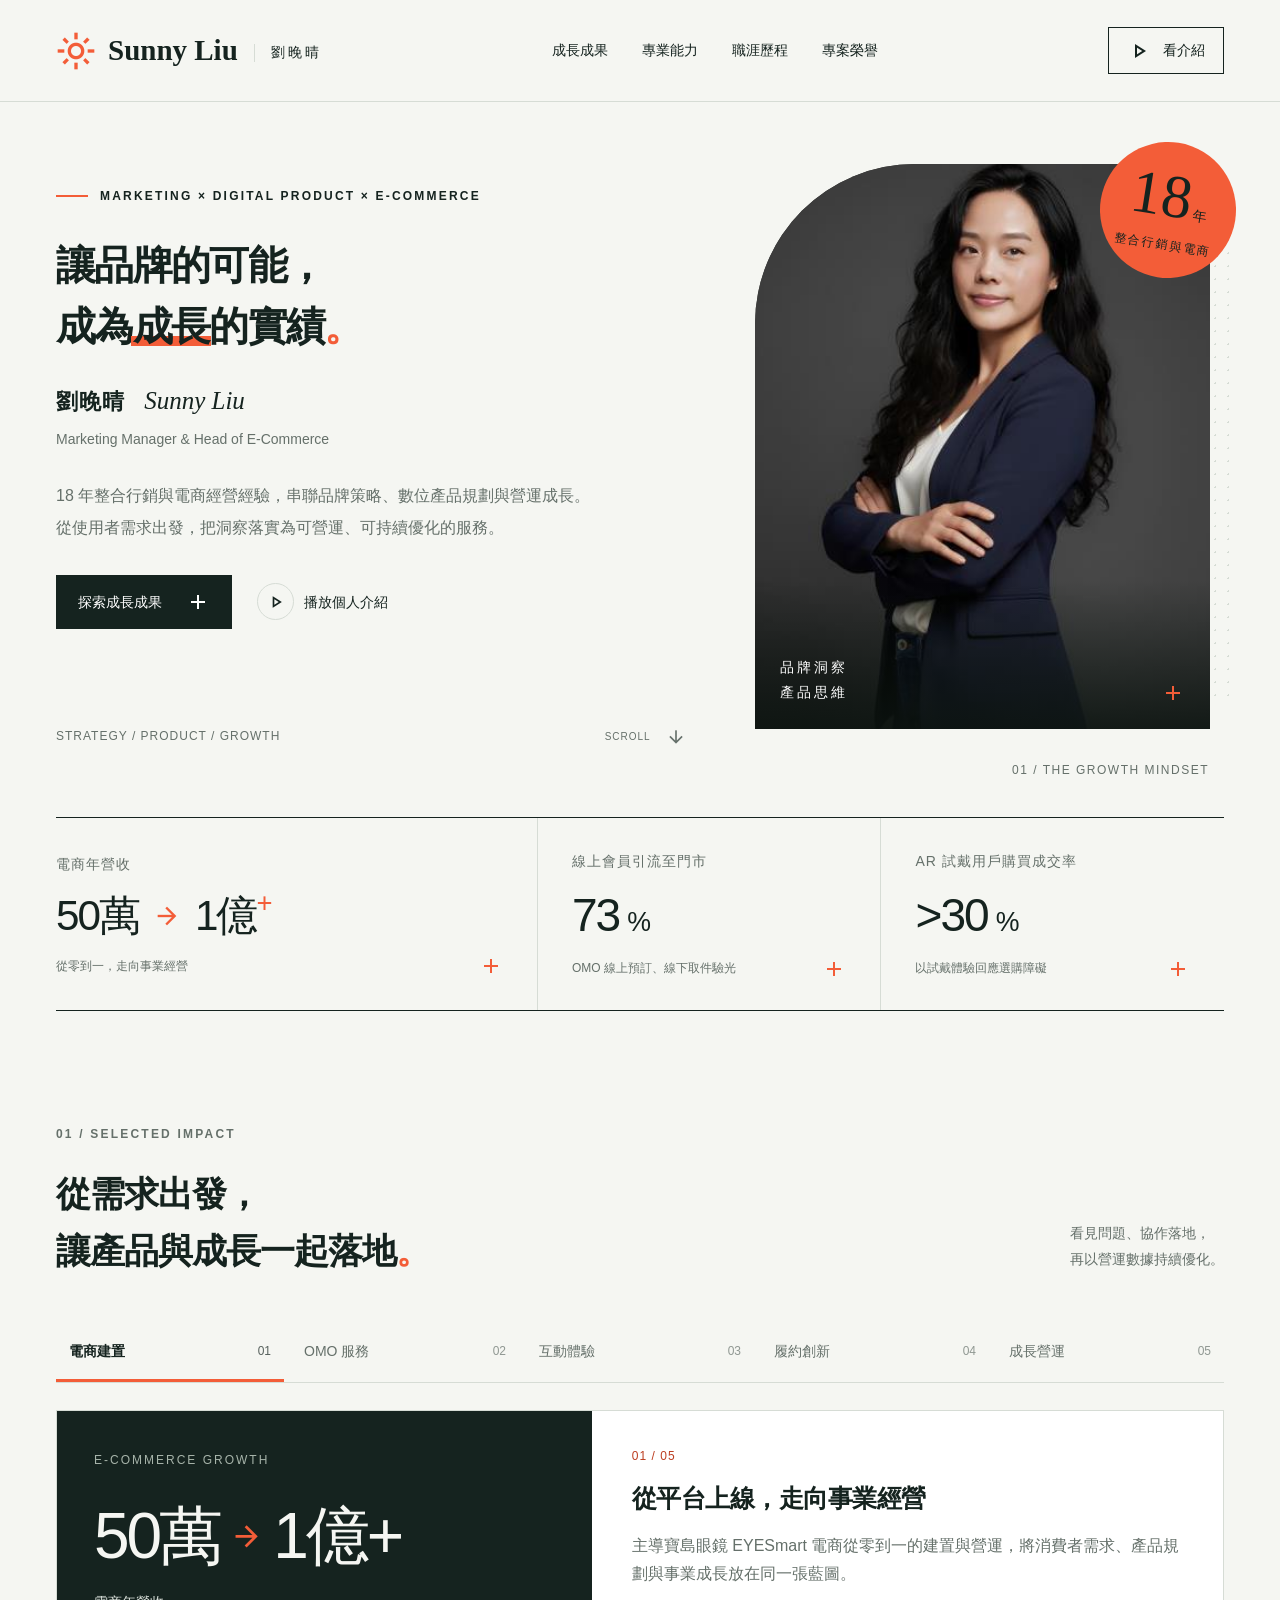
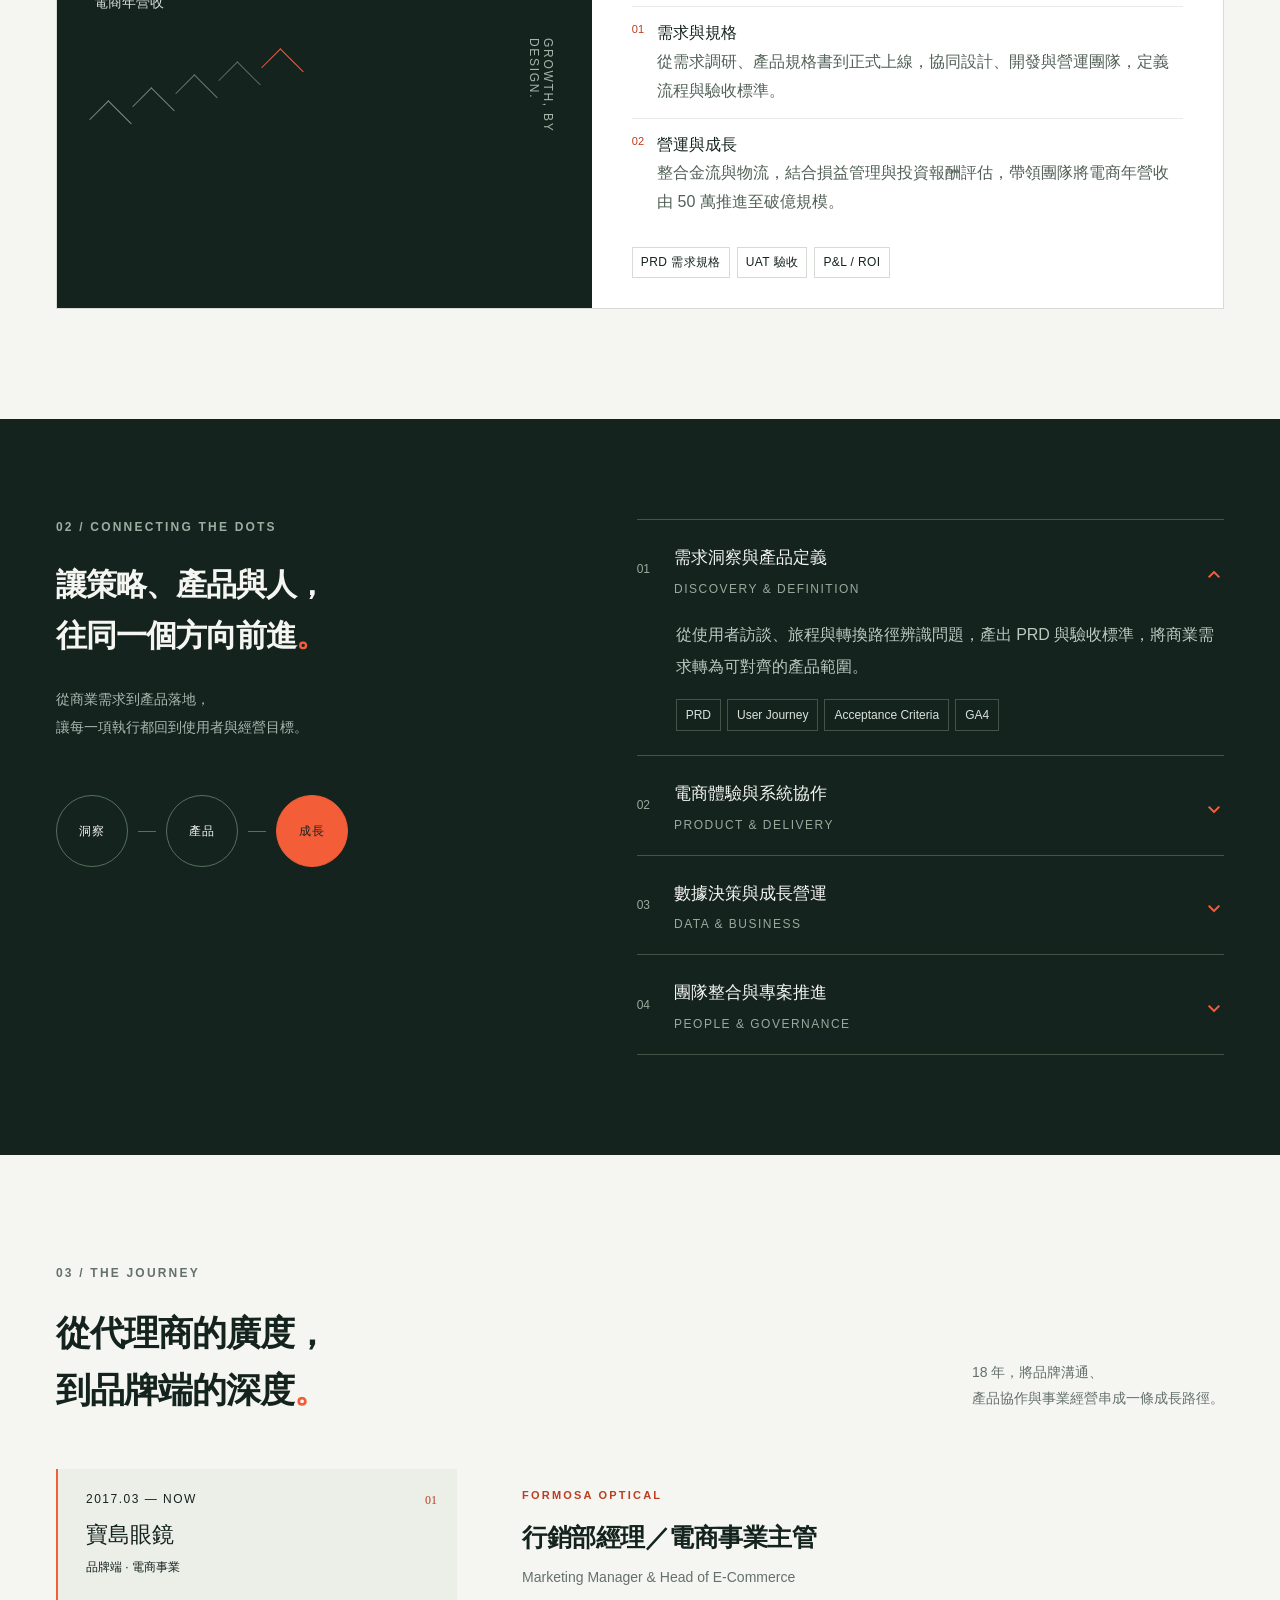
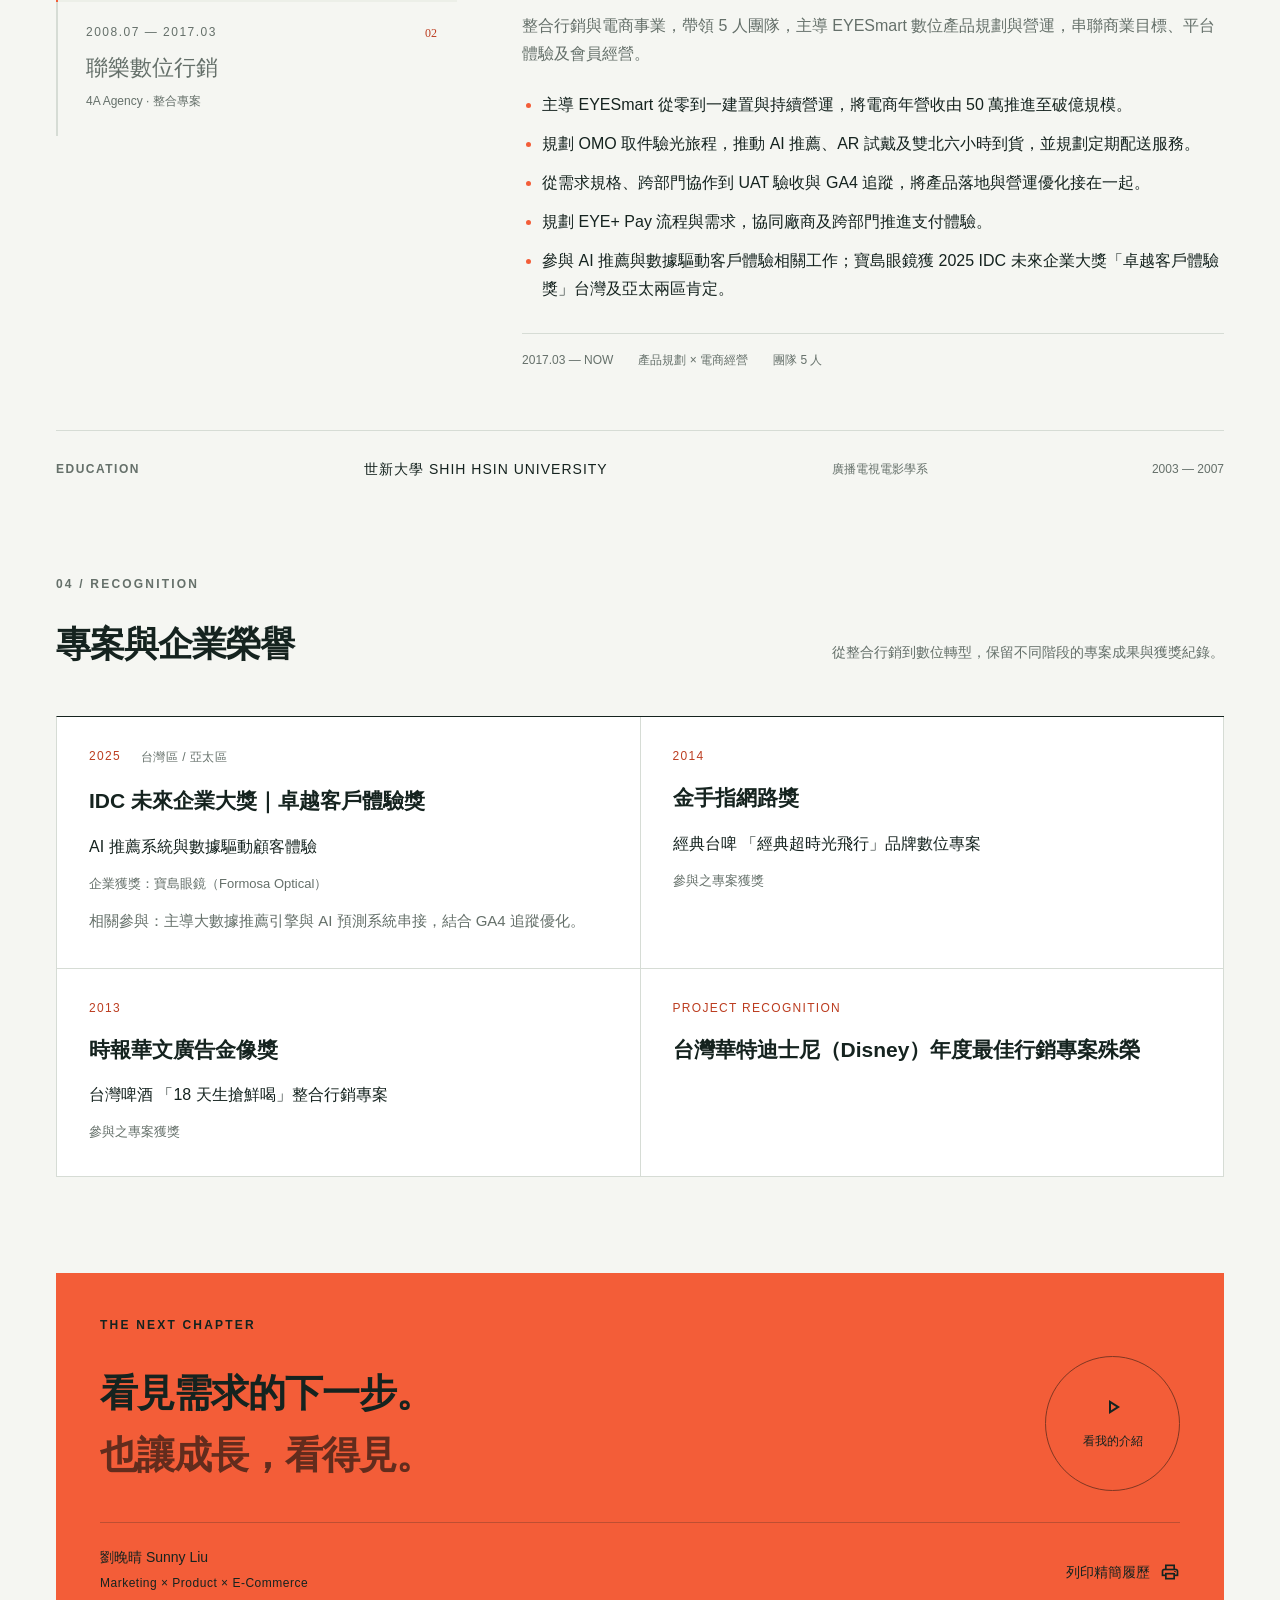
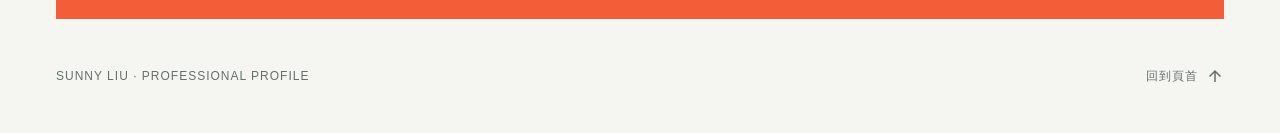
<file: index.html>
<!doctype html>
<html lang="zh-Hant">
<head>
  <meta charset="utf-8">
  <meta name="viewport" content="width=device-width,initial-scale=1">
  <meta name="theme-color" content="#15231F">
  <meta name="description" content="劉晚晴 Sunny Liu｜18 年整合行銷與電商經營經驗，從需求洞察、數位產品規劃到 OMO 營運，將品牌策略轉化為商業成長。">
  <title>劉晚晴 Sunny Liu｜行銷策略、產品思維與商業成長</title>
  <link rel="icon" type="image/svg+xml" href="data:image/svg+xml,%3Csvg xmlns='http://www.w3.org/2000/svg' viewBox='0 0 64 64'%3E%3Crect width='64' height='64' rx='16' fill='%2315231F'/%3E%3Ccircle cx='32' cy='32' r='14' fill='%23F35D38'/%3E%3Cpath d='M32 8v7M32 49v7M8 32h7M49 32h7' stroke='%23F5F6F2' stroke-width='3'/%3E%3C/svg%3E">
  <link rel="stylesheet" href="styles.css">
</head>
<body>
<a class="skip" href="#main">跳到主要內容</a>
<header class="site-header">
  <a class="brand" href="#top" aria-label="Sunny Liu，回到頁首"><span class="sun-mark mi" aria-hidden="true">light_mode</span><span>Sunny Liu<span class="brand-chinese">劉晚晴</span></span></a>
  <nav aria-label="主要導覽"><a href="#impact">成長成果</a><a href="#approach">專業能力</a><a href="#experience">職涯歷程</a><a href="#recognition">專案榮譽</a></nav>
  <button class="intro-trigger nav-play" type="button"><span class="play-symbol mi" aria-hidden="true">play_arrow</span><span>看介紹</span></button>
</header>
<main id="main">
  <section id="top" class="hero section-wrap">
    <div class="hero-copy">
      <div class="eyebrow"><span class="small-line"></span> MARKETING × DIGITAL PRODUCT × E-COMMERCE</div>
      <h1>讓品牌的可能，<br>成為<span class="accent-word">成長</span>的實績<span class="orange-period">。</span></h1>
      <p class="hero-role">劉晚晴 <span>Sunny Liu</span></p>
      <p class="role-detail">Marketing Manager &amp; Head of E-Commerce</p>
      <p class="hero-description">18 年整合行銷與電商經營經驗，串聯品牌策略、數位產品規劃與營運成長。<br>從使用者需求出發，把洞察落實為可營運、可持續優化的服務。</p>
      <div class="hero-actions"><a class="button button-dark" href="#impact">探索成長成果<span class="button-mark mi" aria-hidden="true">add</span></a><button class="intro-trigger text-button" type="button"><span class="round-play"><span class="play-symbol mi" aria-hidden="true">play_arrow</span></span>播放個人介紹</button></div>
      <div class="hero-foot"><span>STRATEGY / PRODUCT / GROWTH</span><span class="scroll-marker" aria-hidden="true">SCROLL <span class="mi" aria-hidden="true">arrow_downward</span></span></div>
    </div>
    <div class="hero-visual">
      <div class="portrait-grid" aria-hidden="true"></div>
      <div class="portrait-frame"><img src="assets/sunny-liu.jpg" alt="劉晚晴 Sunny Liu 的個人形象照" width="411" height="720" fetchpriority="high"><div class="portrait-caption"><span>品牌洞察<br>產品思維</span><span class="caption-cross mi" aria-hidden="true">add</span></div></div>
      <div class="years-stamp"><strong>18<span>年</span></strong><span>整合行銷與電商</span></div>
      <div class="portrait-index" aria-hidden="true">01 / THE GROWTH MINDSET</div>
    </div>
  </section>
  <section class="metric-strip section-wrap" aria-label="代表成果，點選查看詳情">
    <button type="button" class="metric-summary" data-case-link="commerce"><span class="metric-label">電商年營收</span><strong><span>50萬</span><span class="metric-to mi" aria-hidden="true">arrow_forward</span><span class="sr-only">成長至</span><span>1億<span class="plus">+</span></span></strong><span class="metric-caption">從零到一，走向事業經營 <span class="mi" aria-hidden="true">add</span></span></button>
    <button type="button" class="metric-summary" data-case-link="omo"><span class="metric-label">線上會員引流至門市</span><strong>73<span class="metric-unit">%</span></strong><span class="metric-caption">OMO 線上預訂、線下取件驗光 <span class="mi" aria-hidden="true">add</span></span></button>
    <button type="button" class="metric-summary" data-case-link="experience"><span class="metric-label">AR 試戴用戶購買成交率</span><strong>&gt;30<span class="metric-unit">%</span></strong><span class="metric-caption">以試戴體驗回應選購障礙 <span class="mi" aria-hidden="true">add</span></span></button>
  </section>
  <section id="impact" class="impact-section section-wrap">
    <div class="section-heading"><div><span class="section-kicker">01 / SELECTED IMPACT</span><h2>從需求出發，<br>讓產品與成長一起落地<span class="orange-period">。</span></h2></div><p>看見問題、協作落地，<br>再以營運數據持續優化。</p></div>
    <div class="case-tabs" role="tablist" aria-label="選擇成長成果">
      <button type="button" id="tab-commerce" class="case-tab active" role="tab" aria-controls="case-panel" aria-selected="true" data-case="commerce">電商建置<span>01</span></button>
      <button type="button" id="tab-omo" class="case-tab" role="tab" aria-controls="case-panel" aria-selected="false" tabindex="-1" data-case="omo">OMO 服務<span>02</span></button>
      <button type="button" id="tab-experience" class="case-tab" role="tab" aria-controls="case-panel" aria-selected="false" tabindex="-1" data-case="experience">互動體驗<span>03</span></button>
      <button type="button" id="tab-service" class="case-tab" role="tab" aria-controls="case-panel" aria-selected="false" tabindex="-1" data-case="service">履約創新<span>04</span></button>
      <button type="button" id="tab-growth" class="case-tab" role="tab" aria-controls="case-panel" aria-selected="false" tabindex="-1" data-case="growth">成長營運<span>05</span></button>
    </div>
    <article class="case-panel" id="case-panel" role="tabpanel" aria-labelledby="tab-commerce" tabindex="0">
      <div class="case-score"><span class="case-sector" id="case-sector">E-COMMERCE GROWTH</span><div class="score-value" id="case-value">50萬<span class="mi metric-direction" aria-hidden="true">arrow_forward</span><span class="sr-only">成長至</span>1億+</div><p id="case-unit">電商年營收</p><div id="case-supporting" class="case-supporting" hidden></div><div class="signal-graphic" aria-hidden="true"><span></span><span></span><span></span><span></span><span></span><i>GROWTH, BY DESIGN.</i></div></div>
      <div class="case-content"><span id="case-number" class="case-number">01 / 05</span><h3 id="case-title">從平台上線，走向事業經營</h3><p id="case-description">主導寶島眼鏡 EYESmart 電商從零到一的建置與營運，將消費者需求、產品規劃與事業成長放在同一張藍圖。</p><div class="case-steps" id="case-steps"></div><div class="case-tags" id="case-tags"></div></div>
    </article>
  </section>
  <section id="approach" class="approach-section">
    <div class="section-wrap approach-layout">
      <div class="approach-intro"><span class="section-kicker">02 / CONNECTING THE DOTS</span><h2>讓策略、產品與人，<br>往同一個方向前進<span class="orange-period">。</span></h2><p>從商業需求到產品落地，<br>讓每一項執行都回到使用者與經營目標。</p><div class="connection-symbol" aria-hidden="true"><span>洞察</span><i></i><span>產品</span><i></i><span>成長</span></div></div>
      <div class="capability-list">
        <details open><summary><span class="cap-index">01</span><span>需求洞察與產品定義<small>DISCOVERY &amp; DEFINITION</small></span><span class="detail-symbol" aria-hidden="true"><span class="mi">expand_more</span></span></summary><div class="capability-body"><p>從使用者訪談、旅程與轉換路徑辨識問題，產出 PRD 與驗收標準，將商業需求轉為可對齊的產品範圍。</p><div class="skill-pills"><span>PRD</span><span>User Journey</span><span>Acceptance Criteria</span><span>GA4</span></div></div></details>
        <details><summary><span class="cap-index">02</span><span>電商體驗與系統協作<small>PRODUCT &amp; DELIVERY</small></span><span class="detail-symbol" aria-hidden="true"><span class="mi">expand_more</span></span></summary><div class="capability-body"><p>協同 UI/UX、前後端與 SA 團隊，統籌金物流 API、AI 推薦與 AR 試戴的導入；從線框討論到 UAT 驗收，推進產品落地。</p><div class="skill-pills"><span>UI/UX 協作</span><span>金物流 API</span><span>AI / AR 導入</span><span>UAT</span></div></div></details>
        <details><summary><span class="cap-index">03</span><span>數據決策與成長營運<small>DATA &amp; BUSINESS</small></span><span class="detail-symbol" aria-hidden="true"><span class="mi">expand_more</span></span></summary><div class="capability-body"><p>串聯 GA4、CRM 與營運資料，透過 A/B 測試、會員分群與再行銷持續優化，並以 P&amp;L、ROI 與 LTV 評估商業成果。</p><div class="skill-pills"><span>GA4</span><span>CRM / A/B Testing</span><span>P&amp;L / ROI</span><span>LTV</span></div></div></details>
        <details><summary><span class="cap-index">04</span><span>團隊整合與專案推進<small>PEOPLE &amp; GOVERNANCE</small></span><span class="detail-symbol" aria-hidden="true"><span class="mi">expand_more</span></span></summary><div class="capability-body"><p>帶領 5 人團隊，協調設計、開發與營運需求，排定優先級與里程碑；配合開發團隊以 Jira 追蹤任務，並運用 Notion、Trello 對齊資訊。</p><div class="skill-pills"><span>跨部門協作</span><span>MoSCoW</span><span>Jira / Notion / Trello</span><span>里程碑管理</span></div></div></details>
      </div>
    </div>
  </section>
  <section id="experience" class="experience-section section-wrap">
    <div class="section-heading"><div><span class="section-kicker">03 / THE JOURNEY</span><h2>從代理商的廣度，<br>到品牌端的深度<span class="orange-period">。</span></h2></div><p>18 年，將品牌溝通、<br>產品協作與事業經營串成一條成長路徑。</p></div>
    <div class="career-layout"><div class="career-tabs" role="tablist" aria-label="選擇工作經歷" aria-orientation="vertical"><button type="button" id="career-tab-brand" class="career-tab active" role="tab" aria-controls="career-panel" aria-selected="true" data-career="brand"><span class="career-year">2017.03 — NOW</span><strong>寶島眼鏡</strong><span>品牌端 · 電商事業</span><i aria-hidden="true">01</i></button><button type="button" id="career-tab-agency" class="career-tab" role="tab" aria-controls="career-panel" aria-selected="false" tabindex="-1" data-career="agency"><span class="career-year">2008.07 — 2017.03</span><strong>聯樂數位行銷</strong><span>4A Agency · 整合專案</span><i aria-hidden="true">02</i></button></div><article id="career-panel" class="career-panel" role="tabpanel" tabindex="0" aria-labelledby="career-tab-brand"><span id="career-company" class="section-kicker">FORMOSA OPTICAL</span><h3 id="career-title">行銷部經理／電商事業主管</h3><p id="career-english" class="career-english">Marketing Manager &amp; Head of E-Commerce</p><p id="career-description"></p><ul id="career-points"></ul><div class="career-bottom" id="career-bottom"></div></article></div>
    <div class="education-row"><span class="section-kicker">EDUCATION</span><strong>世新大學 <span lang="en">SHIH HSIN UNIVERSITY</span></strong><span>廣播電視電影學系</span><span>2003 — 2007</span></div>
  </section>
  <section id="recognition" class="recognition-section section-wrap" aria-labelledby="recognition-title">
    <div class="section-heading"><div><span class="section-kicker">04 / RECOGNITION</span><h2 id="recognition-title">專案與企業榮譽</h2></div><p>從整合行銷到數位轉型，保留不同階段的專案成果與獲獎紀錄。</p></div>
    <div class="recognition-grid">
      <article class="award-card" data-award="idc-2025"><div class="award-meta">2025 <span>台灣區 / 亞太區</span></div><h3>IDC 未來企業大獎｜卓越客戶體驗獎</h3><p class="award-project">AI 推薦系統與數據驅動顧客體驗</p><p class="award-scope">企業獲獎：寶島眼鏡（Formosa Optical）</p><p class="award-role">相關參與：主導大數據推薦引擎與 AI 預測系統串接，結合 GA4 追蹤優化。</p></article>
      <article class="award-card" data-award="goldfinger-2014"><div class="award-meta">2014</div><h3>金手指網路獎</h3><p class="award-project">經典台啤 「經典超時光飛行」品牌數位專案</p><p class="award-scope">參與之專案獲獎</p></article>
      <article class="award-card" data-award="times-2013"><div class="award-meta">2013</div><h3>時報華文廣告金像獎</h3><p class="award-project">台灣啤酒 「18 天生搶鮮喝」整合行銷專案</p><p class="award-scope">參與之專案獲獎</p></article>
      <article class="award-card" data-award="disney-year-unspecified"><div class="award-meta">PROJECT RECOGNITION</div><h3>台灣華特迪士尼（Disney）年度最佳行銷專案殊榮</h3></article>
    </div>
  </section>
  <section class="closing-section section-wrap"><span class="section-kicker">THE NEXT CHAPTER</span><div class="closing-heading"><h2>看見需求的下一步。<br><span>也讓成長，看得見。</span></h2><button class="intro-trigger closing-play" type="button" aria-label="播放 Sunny Liu 個人介紹"><span class="play-symbol mi" aria-hidden="true">play_arrow</span><span>看我的介紹</span></button></div><div class="closing-bottom"><span>劉晚晴 Sunny Liu<br><small>Marketing × Product × E-Commerce</small></span><button id="print-resume" class="text-button print-button" type="button">列印精簡履歷 <span class="mi" aria-hidden="true">print</span></button></div></section>
</main>
<footer class="site-footer section-wrap"><span>SUNNY LIU · PROFESSIONAL PROFILE</span><a href="#top">回到頁首 <span class="mi" aria-hidden="true">arrow_upward</span></a></footer>
<dialog id="intro-dialog" aria-labelledby="intro-title"><div class="dialog-bar"><h2 id="intro-title">Sunny Liu · 個人介紹</h2><a href="intro/index.html" target="_blank" rel="noopener">全頁觀看與文字稿</a><button id="close-intro" type="button" aria-label="關閉個人介紹"><span class="mi" aria-hidden="true">close</span></button></div><iframe id="intro-frame" title="Sunny Liu SVG 個人介紹動畫" data-src="intro/index.html?embed=1" allow="fullscreen" allowfullscreen loading="lazy"></iframe></dialog>
<section class="print-only" aria-label="精簡履歷"><h1>劉晚晴 Sunny Liu</h1><p>行銷部經理／電商事業主管 · 18 年整合行銷與電商經營經驗</p><h2>代表成果</h2><ul><li>電商年營收由 50 萬成長至 1 億以上</li><li>73% 線上會員引流至門市；AR 試戴用戶購買成交率超過 30%</li><li>推動雙北六小時到貨，並規劃定期配送、週期扣款與延後／跳過配送體驗</li><li>CPA 降低 25%；雙 11、618 大檔期業績 YoY 成長 20% 以上</li><li>PRD、使用者旅程、跨部門設計開發協作、UAT、GA4／A/B 測試、P&amp;L／ROI</li></ul><h2>工作經歷</h2><p><strong>2017.03 — NOW 寶島眼鏡</strong><br>行銷部經理／電商事業主管</p><p><strong>2008.07 — 2017.03 聯樂數位行銷</strong><br>副業務總監／資深整合專案經理</p><h2>專業能力</h2><p>需求洞察與產品定義、電商體驗與系統協作、數據決策與成長營運、團隊整合與專案推進</p><h2>專案與企業榮譽</h2><ul class="print-awards"><li data-award="idc-2025">2025 IDC 未來企業大獎「卓越客戶體驗獎」｜台灣區、亞太區｜寶島眼鏡企業獲獎。相關參與：主導大數據推薦引擎與 AI 預測系統串接，結合 GA4 追蹤優化。</li><li data-award="goldfinger-2014">2014 金手指網路獎｜經典台啤「經典超時光飛行」品牌數位專案。</li><li data-award="times-2013">2013 時報華文廣告金像獎｜台灣啤酒「18 天生搶鮮喝」整合行銷專案。</li><li data-award="disney-year-unspecified">台灣華特迪士尼（Disney）年度最佳行銷專案殊榮</li></ul><h2>學歷</h2><p>2003 — 2007 世新大學 SHIH HSIN UNIVERSITY · 廣播電視電影學系</p></section>
<script src="script.js"></script>
</body>
</html>
</file>
<file: styles.css>
:root{--ink:#15231f;--paper:#f5f6f2;--accent:#f35d38;--muted:#65706a;--line:#d6dcd5;--white:#fff;--sans:"Noto Sans CJK TC","PingFang TC","Microsoft JhengHei",sans-serif;--serif:Georgia,"Times New Roman",serif}*{box-sizing:border-box}html{scroll-behavior:smooth;scroll-padding-top:95px}body{margin:0;background:var(--paper);color:var(--ink);font-family:var(--sans);font-size:16px;line-height:1.75;-webkit-font-smoothing:antialiased}button,a,summary{-webkit-tap-highlight-color:transparent}button,input,select{font:inherit}button,a{touch-action:manipulation}button{cursor:pointer}a{color:inherit;text-decoration:none}button{color:inherit}button:focus-visible,a:focus-visible,summary:focus-visible,[tabindex]:focus-visible{outline:3px solid var(--accent);outline-offset:5px}::selection{background:var(--accent);color:var(--white)}.section-wrap{width:min(1320px,calc(100% - 112px));margin-inline:auto}.site-header{height:102px;display:flex;align-items:center;justify-content:space-between;gap:25px;padding:0 56px;border-bottom:1px solid var(--line);background:rgba(245,246,242,.97);position:relative;z-index:10}.brand{display:flex;align-items:center;gap:12px;font-family:var(--serif);font-size:29px;font-weight:700;line-height:1.15}.sun-mark{font-family:Arial,sans-serif;color:var(--accent);font-size:40px;font-weight:400;line-height:1}.brand-chinese{font:12px var(--sans);display:inline-block;border-left:1px solid var(--line);margin-left:16px;padding-left:16px;letter-spacing:3px;vertical-align:middle}.site-header nav{display:flex;gap:34px;font-size:14px;font-weight:500}.site-header nav a{position:relative}.site-header nav a:after{content:"";position:absolute;bottom:-8px;left:0;width:100%;height:2px;background:var(--accent);transform:scaleX(0);transform-origin:left;transition:transform .2s}.site-header nav a:hover:after{transform:scaleX(1)}.nav-play{display:flex;align-items:center;gap:12px;border:1px solid var(--ink);background:transparent;padding:10px 18px;font-size:14px;min-height:46px}.play-symbol{width:0;height:0;border-top:6px solid transparent;border-bottom:6px solid transparent;border-left:9px solid currentColor;display:inline-block}.skip{position:absolute;left:10px;top:0;padding:12px;background:var(--ink);color:white;transform:translateY(-120%);z-index:100}.skip:focus{transform:translateY(0)}.hero{display:grid;grid-template-columns:1.3fr 1fr;gap:54px;padding-top:62px;padding-bottom:52px;min-height:697px}.hero-copy{display:flex;flex-direction:column;padding-top:24px}.eyebrow,.section-kicker{font-family:Arial,var(--sans);font-size:12px;font-weight:600;letter-spacing:2.2px;line-height:1.4;display:block}.eyebrow{display:flex;align-items:center;gap:12px}.small-line{width:32px;height:2px;background:var(--accent)}h1,h2,h3,p{margin:0}.hero h1{font-size:clamp(32px,3.1vw,51px);font-weight:700;line-height:1.55;letter-spacing:-1.7px;margin-top:30px;position:relative;white-space:nowrap}.accent-word{position:relative;z-index:1}.accent-word:after{content:"";position:absolute;bottom:2px;left:-2px;right:-2px;height:10px;background:var(--accent);z-index:-1}.orange-period{color:var(--accent)}.hero-role{font-size:22px;font-weight:600;letter-spacing:1px;margin-top:25px}.hero-role span{font:italic 25px var(--serif);letter-spacing:0;margin-left:12px}.role-detail{font-family:Arial,sans-serif;font-size:14px;color:var(--muted);margin-top:6px}.hero-description{font-size:15px;line-height:2;color:var(--muted);margin-top:28px}.hero-actions{display:flex;align-items:center;gap:25px;margin-top:31px}.button{min-height:54px;padding:14px 22px;display:inline-flex;align-items:center;justify-content:space-between;gap:24px;font-size:14px}.button-dark{background:var(--ink);color:white;transition:background .2s}.button-dark:hover{background:#30483f}.button-mark{font-size:24px;line-height:1;font-weight:300}.text-button{background:none;border:0;display:inline-flex;align-items:center;gap:10px;font-size:14px;padding:8px 0;min-height:44px}.round-play{border:1px solid var(--line);width:37px;height:37px;border-radius:50%;display:flex;align-items:center;justify-content:center;transition:background .2s}.round-play .play-symbol{border-top-width:4px;border-bottom-width:4px;border-left-width:7px;margin-left:2px}.text-button:hover .round-play{background:var(--accent);border-color:var(--accent)}.hero-foot{display:flex;justify-content:space-between;align-items:center;gap:12px;margin-top:auto;padding-top:43px;color:var(--muted);font-family:Arial,sans-serif;font-size:10px;letter-spacing:1.7px}.scroll-marker{display:flex;align-items:center;gap:15px}.scroll-marker span{font-size:20px}.hero-visual{position:relative;display:flex;align-items:stretch;justify-content:center;padding:0 14px 0 15px;min-width:0}.portrait-frame{position:relative;width:100%;height:565px;background:#30322f;border-top-left-radius:160px;overflow:hidden;z-index:1}.portrait-frame img{height:100%;width:100%;display:block;object-fit:cover;object-position:center 28%}.portrait-caption{position:absolute;bottom:0;left:0;right:0;color:white;background:linear-gradient(transparent,rgba(12,20,16,.85));display:flex;justify-content:space-between;align-items:flex-end;padding:75px 25px 24px;font-size:14px;line-height:1.8;letter-spacing:3px}.caption-cross{font-size:34px;line-height:1;font-weight:100;letter-spacing:0;color:var(--accent)}.portrait-grid{position:absolute;right:-10px;top:31px;bottom:48px;width:40%;background-image:radial-gradient(var(--line) 1px,transparent 1px);background-size:13px 13px}.years-stamp{position:absolute;z-index:2;right:-12px;top:-22px;width:136px;height:136px;background:var(--accent);color:var(--ink);display:flex;flex-direction:column;justify-content:center;align-items:center;border-radius:50%;transform:rotate(9deg)}.years-stamp strong{font:normal 61px/1 var(--serif)}.years-stamp strong span{font:14px var(--sans);margin-left:3px}.years-stamp>span{font-size:12px;letter-spacing:2px;margin-top:9px}.portrait-index{position:absolute;bottom:-30px;right:15px;font:10px Arial,sans-serif;letter-spacing:1.5px;color:var(--muted)}.metric-strip{display:grid;grid-template-columns:1.4fr 1fr 1fr;border-top:1px solid var(--ink);border-bottom:1px solid var(--ink);margin-top:18px}.metric-summary{position:relative;text-align:left;border:0;background:transparent;padding:29px 34px;transition:background .2s}.metric-summary:first-child{padding-left:0}.metric-summary+.metric-summary{border-left:1px solid var(--line)}.metric-summary:hover{background:#ecefe8}.metric-label{font-size:13px;color:var(--muted);letter-spacing:1px}.metric-summary strong{display:flex;align-items:baseline;gap:8px;font:500 clamp(34px,3.6vw,58px)/1.3 Arial,var(--sans);letter-spacing:-2px;margin:11px 0}.metric-summary:first-child strong{font-size:clamp(30px,3.3vw,51px)}.metric-to{font-weight:300;font-size:28px;color:var(--accent);margin:0 6px}.plus{font-size:.65em;color:var(--accent);vertical-align:top;line-height:1}.metric-unit{font-size:.58em;letter-spacing:-1px}.metric-caption{font-size:12px;display:flex;align-items:center;justify-content:space-between;gap:12px;color:var(--muted)}.metric-caption>span{color:var(--accent);font-size:24px;line-height:1}.impact-section{padding-top:115px;padding-bottom:110px}.section-heading{display:flex;justify-content:space-between;gap:35px;align-items:flex-end;margin-bottom:43px}.section-kicker{color:var(--muted);margin-bottom:23px}.section-heading h2,.approach-intro h2{font-size:clamp(28px,2.7vw,40px);letter-spacing:-1px;line-height:1.65;font-weight:600}.section-heading>p{font-size:14px;line-height:1.9;color:var(--muted);padding-bottom:7px}.case-tabs{display:flex;border-bottom:1px solid var(--line);margin-bottom:27px;gap:7px}.case-tab{flex:1;background:transparent;border:0;border-bottom:3px solid transparent;padding:16px 13px;display:flex;justify-content:space-between;gap:5px;font-size:14px;color:var(--muted);transition:color .2s,border .2s}.case-tab span{font:11px Arial,sans-serif;padding-top:5px;opacity:.7}.case-tab:hover{color:var(--ink);background:#ecefe8}.case-tab.active{color:var(--ink);border-color:var(--accent);font-weight:700}.case-panel{display:grid;grid-template-columns:1fr 1.18fr;min-height:430px;background:var(--white);border:1px solid var(--line)}.case-score{background:var(--ink);color:var(--paper);padding:42px 37px 25px;display:flex;flex-direction:column;position:relative;overflow:hidden}.case-sector{font:11px Arial,sans-serif;letter-spacing:2px;color:#a7b4aa}.score-value{font:500 clamp(40px,5vw,75px)/1.15 Arial,var(--sans);letter-spacing:-3px;display:flex;align-items:center;gap:10px;white-space:nowrap;margin-top:33px}.score-value span{font-size:.52em;color:var(--accent);font-weight:300}.case-score>p{color:#d8ded8;font-size:14px;margin-top:16px}.signal-graphic{display:flex;align-items:flex-end;gap:10px;height:115px;position:relative;margin-top:24px;margin-bottom:15px;padding-bottom:18px}.signal-graphic span{border-top:1px solid #789285;border-left:1px solid #789285;width:33px;height:27px;transform:rotate(45deg);position:relative;margin-bottom:0}.signal-graphic span:nth-child(2){margin-bottom:13px;opacity:.9}.signal-graphic span:nth-child(3){margin-bottom:26px;opacity:.8}.signal-graphic span:nth-child(4){margin-bottom:39px;opacity:.7}.signal-graphic span:nth-child(5){margin-bottom:52px;border-color:var(--accent)}.signal-graphic i{font:10px Arial,sans-serif;letter-spacing:1.7px;color:#a7b4aa;position:absolute;right:0;bottom:13px;writing-mode:vertical-rl}.score-footnote{font-size:10px;color:#a7b4aa;letter-spacing:.4px;margin-top:auto}.case-content{padding:38px 40px 30px;display:flex;flex-direction:column}.case-number{color:var(--accent);font:12px Arial,sans-serif;letter-spacing:1px}.case-content h3{font-size:25px;font-weight:600;line-height:1.6;margin-top:15px;letter-spacing:-.5px}.case-content>p{font-size:14px;color:var(--muted);margin-top:14px}.case-steps{margin-top:22px}.case-step{display:flex;gap:13px;padding:12px 0;border-top:1px solid #e9ece6;font-size:13px;color:#536158;line-height:1.8}.case-step>span{font:11px Arial,sans-serif;color:var(--accent);padding-top:4px}.case-step strong{display:block;color:var(--ink);font-weight:500}.case-tags{display:flex;flex-wrap:wrap;gap:7px;margin-top:auto;padding-top:18px}.case-tags span{font-size:10px;border:1px solid var(--line);padding:4px 8px;letter-spacing:.4px}.data-note{font-size:11px;color:var(--muted);margin-top:14px;line-height:1.8}.approach-section{background:var(--ink);color:var(--paper);padding:100px 0}.approach-layout{display:grid;grid-template-columns:1fr 1.15fr;gap:70px}.approach-intro .section-kicker{color:#9aafa2}.approach-intro h2{font-size:31px}.approach-intro>p{font-size:14px;line-height:2;color:#aab9af;margin-top:24px}.connection-symbol{display:flex;align-items:center;gap:10px;margin-top:54px}.connection-symbol span{width:72px;height:72px;display:flex;align-items:center;justify-content:center;font-size:12px;letter-spacing:1px;border:1px solid #53715d;border-radius:50%}.connection-symbol span:last-child{color:var(--ink);background:var(--accent);border-color:var(--accent)}.connection-symbol i{width:18px;height:1px;background:#53715d}.capability-list details{border-top:1px solid #435449}.capability-list details:last-child{border-bottom:1px solid #435449}.capability-list summary{list-style:none;cursor:pointer;display:flex;align-items:center;gap:16px;padding:23px 0;font-size:17px;font-weight:500}.capability-list summary::-webkit-details-marker{display:none}.cap-index{font:12px Arial,sans-serif;color:#99aa9d;padding-right:8px}.capability-list small{display:block;font:10px Arial,sans-serif;color:#99aa9d;letter-spacing:1.5px;margin-top:9px}.detail-symbol{margin-left:auto;position:relative;width:22px;height:22px;flex-shrink:0}.detail-symbol:before,.detail-symbol:after{content:"";background:var(--accent);position:absolute;left:4px;right:4px;top:10px;height:1px}.detail-symbol:after{transform:rotate(90deg);transition:transform .2s}details[open] .detail-symbol:after{transform:rotate(0)}.capability-body{padding:0 8px 24px 39px;font-size:14px;color:#bbc9bf;line-height:2}.skill-pills{display:flex;gap:6px;flex-wrap:wrap;margin-top:16px}.skill-pills span{font-size:11px;border:1px solid #435449;padding:3px 9px;color:#d9e2da}.experience-section{padding-top:110px;padding-bottom:96px}.career-layout{display:grid;grid-template-columns:.8fr 1.4fr;gap:65px;margin-top:50px}.career-tabs{display:flex;flex-direction:column}.career-tab{position:relative;display:flex;flex-direction:column;align-items:flex-start;text-align:left;padding:23px 28px 24px;background:transparent;border:0;border-left:2px solid var(--line);color:var(--muted)}.career-tab.active{border-left-color:var(--accent);background:#ecefe8;color:var(--ink)}.career-year{font:12px Arial,sans-serif;letter-spacing:1.5px}.career-tab strong{font-size:22px;font-weight:500;margin-top:10px}.career-tab>span:last-of-type{font-size:12px;margin-top:3px}.career-tab i{position:absolute;right:20px;top:24px;font:13px var(--serif);color:var(--accent)}.career-panel{padding-top:19px}.career-panel .section-kicker{font-size:11px;margin-bottom:13px;color:var(--accent)}.career-panel h3{font-size:25px;font-weight:600;letter-spacing:-.5px}.career-english{font:13px/1.6 Arial,sans-serif;color:var(--muted);margin-top:6px}.career-panel>p:not(.career-english){margin-top:24px;font-size:14px;color:var(--muted)}.career-panel ul{padding-left:20px;font-size:14px;margin:18px 0 0}.career-panel li{padding:5px 0;line-height:1.8}.career-panel li::marker{color:var(--accent)}.career-bottom{border-top:1px solid var(--line);margin-top:24px;padding-top:16px;color:var(--muted);display:flex;gap:25px;font-size:11px}.education-row{display:flex;align-items:center;justify-content:space-between;gap:24px;border-top:1px solid var(--line);margin-top:59px;padding-top:28px;font-size:12px;color:var(--muted)}.education-row .section-kicker{font-size:10px;margin:0;letter-spacing:1.5px}.education-row strong{font:500 14px Arial,sans-serif;letter-spacing:1px;color:var(--ink)}.closing-section{background:var(--accent);padding:44px 44px 25px}.closing-section>.section-kicker{color:#52251a;font-size:11px;margin-bottom:22px}.closing-heading{display:flex;align-items:center;justify-content:space-between;gap:30px}.closing-heading h2{font-size:clamp(27px,3vw,44px);font-weight:600;letter-spacing:-1px;line-height:1.6}.closing-heading h2>span{color:#622c1d}.closing-play{border:1px solid #803722;background:transparent;border-radius:50%;width:135px;height:135px;display:flex;align-items:center;justify-content:center;flex-direction:column;gap:12px;flex-shrink:0;font-size:12px}.closing-play:hover{background:var(--ink);color:var(--paper);border-color:var(--ink)}.closing-bottom{display:flex;justify-content:space-between;align-items:flex-end;gap:30px;margin-top:31px;padding-top:22px;border-top:1px solid rgba(21,35,31,.24);font-size:14px}.closing-bottom small{font:11px Arial,sans-serif;color:#642e20;letter-spacing:.5px}.print-button{font-size:12px}.print-button span{font-size:22px;font-family:Arial,sans-serif}.site-footer{display:flex;align-items:center;justify-content:space-between;gap:15px;padding-top:35px;padding-bottom:35px;font:10px Arial,var(--sans);letter-spacing:1px;color:var(--muted)}.site-footer a{font-family:var(--sans);font-size:12px;min-height:44px;display:flex;align-items:center}dialog{background:var(--ink);color:var(--paper);border:1px solid #435449;padding:0;width:min(1120px,calc(100% - 36px));max-height:94dvh;overflow:hidden}dialog::backdrop{background:rgba(8,16,12,.85);backdrop-filter:blur(7px)}.dialog-bar{display:flex;align-items:center;justify-content:space-between;padding:12px 18px;border-bottom:1px solid #435449}.dialog-bar h2{font-size:14px;font-weight:400;letter-spacing:.5px}.dialog-bar button{border:0;background:transparent;color:var(--paper);font-size:20px;min-width:44px;min-height:44px}#intro-frame{display:block;width:100%;height:min(75dvh,710px);border:0;background:var(--ink)}.print-only{display:none}.case-panel.changing .case-content{animation:content-enter .28s ease}.case-panel.changing .score-value{animation:content-enter .28s ease}.career-panel.changing{animation:content-enter .28s ease}@keyframes content-enter{from{opacity:.35;transform:translateY(7px)}to{opacity:1;transform:translateY(0)}}
@media(min-width:1600px){.hero h1{font-size:53px}.hero{gap:86px}.portrait-frame{height:605px}.hero-copy{padding-top:43px}}
@media(max-width:1100px){.section-wrap{width:calc(100% - 64px)}.site-header{padding:0 32px;height:86px}.brand{font-size:26px}.brand-chinese{display:none}.site-header nav{gap:24px}.hero{gap:34px;padding-top:47px;min-height:625px}.hero h1{font-size:35px;letter-spacing:-1.2px}.portrait-frame{height:501px}.years-stamp{width:110px;height:110px;right:-4px;top:-15px}.years-stamp strong{font-size:49px}.years-stamp>span{font-size:10px}.hero-description{font-size:14px}.hero-actions{gap:16px}.button{padding-inline:16px;gap:12px}.hero-actions .text-button{font-size:12px;gap:8px}.hero-foot{font-size:8px;letter-spacing:1px}.hero-role{margin-top:20px}.role-detail{font-size:12px}.metric-summary{padding:24px}.metric-summary strong{font-size:45px}.metric-summary:first-child strong{font-size:35px}.metric-caption{font-size:11px}.case-content{padding:31px 26px}.case-score{padding:35px 25px 22px}.case-content h3{font-size:22px}.score-value{font-size:47px}.approach-layout{gap:35px}.approach-intro h2{font-size:27px}.capability-list summary{font-size:16px}.career-layout{gap:37px}.career-panel h3{font-size:22px}.education-row{gap:15px;flex-wrap:wrap}}
@media(max-width:760px){html{scroll-padding-top:25px}.section-wrap{width:calc(100% - 40px)}.site-header{padding:0 20px;height:78px;gap:12px}.brand{font-size:25px;gap:9px}.sun-mark{font-size:35px}.site-header nav{display:none}.nav-play{padding:8px 12px;font-size:12px;gap:9px}.hero{grid-template-columns:1fr;gap:37px;padding-top:35px;padding-bottom:45px;min-height:0}.hero-copy{padding-top:0}.eyebrow{font-size:10px;letter-spacing:1.5px}.hero h1{font-size:clamp(29px,6.85vw,49px);letter-spacing:-1.2px;line-height:1.62;margin-top:23px;white-space:normal}.accent-word:after{height:7px;bottom:1px}.hero-role{font-size:21px;margin-top:22px}.hero-role span{font-size:24px}.role-detail{font-size:12px}.hero-description{font-size:14px;margin-top:24px;line-height:1.95}.desktop-break{display:none}.hero-actions{margin-top:25px;gap:19px}.button{font-size:13px;min-height:52px;padding:12px 18px}.hero-actions .text-button{font-size:13px}.hero-foot{display:none}.hero-visual{padding:0 8px 0 0;margin-left:24px;margin-right:10px}.portrait-frame{height:480px;border-top-left-radius:130px}.portrait-frame img{object-position:center 25%}.years-stamp{width:116px;height:116px;right:-13px;top:-17px}.years-stamp strong{font-size:52px}.years-stamp>span{font-size:11px}.portrait-grid{right:-20px;bottom:25px}.portrait-caption{padding:65px 23px 22px;font-size:13px}.portrait-index{right:8px;bottom:-27px;font-size:9px}.metric-strip{grid-template-columns:1fr 1fr;margin-top:22px}.metric-summary:first-child{grid-column:1/-1;padding:23px 0 20px;border-bottom:1px solid var(--line)}.metric-summary:nth-child(2){border-left:0;padding-left:0;padding-right:15px}.metric-summary:nth-child(3){padding-right:0;padding-left:20px}.metric-summary:first-child strong{font-size:43px;gap:12px}.metric-summary strong{font-size:43px;margin:7px 0}.metric-label{font-size:12px}.metric-caption{font-size:10px;line-height:1.8}.metric-summary:first-child .metric-caption{max-width:320px}.metric-summary{padding-block:24px}.metric-caption>span{font-size:20px}.impact-section{padding-top:72px;padding-bottom:68px}.section-heading{display:block;margin-bottom:27px}.section-heading h2,.approach-intro h2{font-size:27px;letter-spacing:-.8px;line-height:1.65}.section-kicker{font-size:10px;letter-spacing:1.6px;margin-bottom:17px}.section-heading>p{font-size:13px;margin-top:19px}.section-heading>p br{display:none}.case-tabs{gap:0;overflow-x:auto;margin-right:-20px;padding-right:20px;scrollbar-width:thin;margin-bottom:18px}.case-tab{min-width:104px;padding:13px 10px;font-size:12px;gap:8px}.case-tab span{font-size:9px}.case-panel{grid-template-columns:1fr}.case-score{padding:29px 25px 21px;min-height:252px}.case-sector{font-size:10px}.score-value{font-size:55px;margin-top:22px;letter-spacing:-2px}.case-score>p{margin-top:12px;font-size:13px}.signal-graphic{position:absolute;right:27px;bottom:30px;transform:scale(.6);transform-origin:right bottom;opacity:.8}.signal-graphic i{display:none}.score-footnote{font-size:9px;margin-top:32px;max-width:210px}.case-content{padding:28px 24px}.case-content h3{font-size:22px;margin-top:12px}.case-content>p{font-size:14px}.case-step{font-size:13px}.case-tags span{font-size:10px}.data-note{font-size:10px;line-height:1.9}.approach-section{padding:67px 0}.approach-layout{grid-template-columns:1fr;gap:35px}.approach-intro h2{font-size:26px}.approach-intro>p{font-size:13px;margin-top:20px}.connection-symbol{margin-top:27px;gap:9px}.connection-symbol span{width:63px;height:63px}.connection-symbol i{width:22px}.capability-list summary{font-size:16px;padding:21px 0;gap:9px}.cap-index{padding-right:6px}.capability-body{padding-left:30px;padding-right:5px;font-size:14px}.capability-list small{font-size:9px;letter-spacing:1px}.skill-pills span{font-size:10px}.experience-section{padding-top:66px;padding-bottom:60px}.career-layout{grid-template-columns:1fr;gap:22px;margin-top:32px}.career-tabs{flex-direction:row;border-bottom:1px solid var(--line)}.career-tab{flex:1;border-left:0;border-bottom:2px solid var(--line);padding:18px 16px 18px}.career-tab.active{border-bottom-color:var(--accent)}.career-year{font-size:11px;letter-spacing:1px}.career-tab strong{font-size:20px;margin-top:7px}.career-tab>span:last-of-type{font-size:10px}.career-tab i{display:none}.career-panel{padding:5px 3px 0}.career-panel h3{font-size:22px;line-height:1.65}.career-english{font-size:12px}.career-panel>p:not(.career-english){margin-top:18px}.career-bottom{font-size:10px;gap:18px}.education-row{display:grid;grid-template-columns:1fr;gap:8px;margin-top:34px;padding-top:26px;font-size:12px}.education-row .section-kicker{margin-bottom:3px}.education-row strong{font-size:13px}.closing-section{padding:29px 23px 21px}.closing-heading{align-items:flex-start;flex-direction:column;gap:23px}.closing-heading h2{font-size:25px;letter-spacing:-.8px;line-height:1.7}.closing-play{height:71px;width:100%;border-radius:0;flex-direction:row;gap:15px;font-size:13px}.closing-bottom{gap:12px;margin-top:24px;font-size:12px;align-items:flex-start}.closing-bottom small{font-size:9px;line-height:1.6;display:block;margin-top:5px}.print-button{font-size:11px;flex-shrink:0}.print-button span{display:none}.site-footer{padding-top:21px;padding-bottom:21px;font-size:8px;letter-spacing:.6px}.site-footer a{font-size:10px}dialog{width:calc(100% - 16px);max-height:95dvh}.dialog-bar{padding:6px 12px}.dialog-bar h2{font-size:12px}#intro-frame{height:80dvh}}
@media(max-width:370px){.section-wrap{width:calc(100% - 32px)}.site-header{padding-inline:16px}.hero h1{font-size:27px}.hero-actions{gap:12px}.hero-actions .text-button{font-size:12px}.button{padding-inline:14px}.portrait-frame{height:430px}.metric-summary:first-child strong{font-size:39px}.score-value{font-size:48px}.capability-list summary{font-size:14px}.closing-heading h2{font-size:23px}}
@media(prefers-reduced-motion:reduce){html{scroll-behavior:auto}*,*:before,*:after{animation:none!important;transition:none!important}}
@media print{body{background:white;color:#15231f;font-size:11pt;line-height:1.6}.site-header,main,.site-footer,dialog,.skip{display:none!important}.print-only{display:block;padding:8mm}.print-only h1{font-size:23pt;margin-bottom:4mm}.print-only h2{font-size:13pt;margin-top:6mm;border-bottom:1px solid #aaa;padding-bottom:2mm}.print-only p{margin:3mm 0}.print-only li{padding:1mm 0}.print-only small{font-size:8pt;display:block;margin-top:8mm}@page{size:A4;margin:14mm}}

/* Readability pass: preserve secondary hierarchy without tiny labels. */
.hero-description,.case-content>p,.case-step,.capability-body,.career-panel>p:not(.career-english),.career-panel li{font-size:16px}
.eyebrow,.section-kicker,.hero-foot,.portrait-index,.metric-caption,.case-sector,.case-number,.case-tags span,.score-footnote,.data-note,.cap-index,.capability-list small,.skill-pills span,.career-year,.career-tab>span:last-of-type,.career-tab i,.career-bottom,.education-row .section-kicker,.closing-section>.section-kicker,.closing-bottom small,.site-footer,.site-footer a{font-size:12px}
.brand-chinese,.nav-play,.role-detail,.text-button,.metric-label,.case-tab,.case-score>p,.approach-intro>p,.section-heading>p,.career-english,.print-button{font-size:14px}
.case-tab span{font-size:12px}.case-steps{margin-top:18px}.case-panel{min-height:480px}.hero-foot{letter-spacing:1px}.hero-foot .scroll-marker{font-size:10px}.hero-description{max-width:620px}.signal-graphic i{font-size:12px}.career-panel{min-height:340px}
@media(max-width:1100px){.hero-foot{font-size:10px}.hero-foot .scroll-marker{display:none}.hero-description{font-size:15px}.metric-caption{font-size:12px}}
@media(max-width:760px){.nav-play,.hero-actions .text-button,.button,.case-tab,.metric-label,.role-detail,.print-button,.closing-play{font-size:14px}.hero-description{font-size:16px}.eyebrow,.section-kicker,.portrait-index,.years-stamp>span,.metric-caption,.case-tab span,.case-sector,.score-footnote,.case-number,.case-tags span,.data-note,.capability-list small,.skill-pills span,.career-year,.career-tab>span:last-of-type,.career-bottom,.education-row .section-kicker,.closing-section>.section-kicker,.closing-bottom small,.site-footer,.site-footer a{font-size:12px}.case-score{min-height:275px}.case-score>p,.section-heading>p,.approach-intro>p,.career-english{font-size:14px}.case-content>p,.case-step,.capability-body,.career-panel>p:not(.career-english),.career-panel li{font-size:16px}.career-tab{padding-left:13px;padding-right:10px}.career-year{letter-spacing:.5px}.career-bottom{flex-wrap:wrap;gap:7px 14px}.closing-bottom{flex-direction:column}.site-footer{flex-wrap:wrap;gap:3px 15px}.site-footer>span{font-size:11px}.case-tab{min-width:118px}.hero-actions{gap:16px}.hero-actions .round-play{display:none}.hero-actions .text-button{border-bottom:1px solid var(--line);padding-bottom:5px;min-height:35px}.signal-graphic{opacity:.35}.score-footnote{position:relative;max-width:230px}.career-panel{min-height:0}}

/* Accessible accent foregrounds and dialog actions. */
.case-number,.case-step>span,.career-panel .section-kicker,.career-tab i{color:#bc3d20}.closing-section>.section-kicker,.closing-bottom small{color:#15231f}.dialog-bar h2{margin-right:auto}.dialog-bar a{font-size:12px;padding:8px 10px;text-decoration:underline;text-underline-offset:3px}.dialog-bar{gap:12px}
@media(max-width:760px){.dialog-bar{gap:5px}.dialog-bar a{font-size:12px;padding:7px 2px}.dialog-bar h2{font-size:12px;letter-spacing:0}}

/* Google Material Symbols, official 17-icon subset, self-hosted. */
@font-face{font-family:'Material Symbols Outlined';font-style:normal;font-weight:400;font-display:block;src:url('assets/icons/material-symbols-outlined-subset.ttf') format('truetype')}
.mi{font-family:'Material Symbols Outlined';font-weight:400;font-style:normal;font-size:24px;line-height:1;letter-spacing:normal;text-transform:none;display:inline-flex;align-items:center;justify-content:center;white-space:nowrap;word-wrap:normal;direction:ltr;vertical-align:middle;font-feature-settings:'liga';-webkit-font-feature-settings:'liga';-webkit-font-smoothing:antialiased;user-select:none;flex-shrink:0}.sr-only{position:absolute!important;width:1px!important;height:1px!important;padding:0!important;margin:-1px!important;overflow:hidden!important;clip:rect(0,0,0,0)!important;white-space:nowrap!important;border:0!important}
.sun-mark.mi{font-size:40px;line-height:1}.play-symbol.mi,.round-play .play-symbol.mi{border:0;width:1em;height:1em;font-size:24px;margin:0}.round-play .play-symbol.mi{font-size:20px}.button-mark.mi,.caption-cross.mi{font-size:24px;line-height:1}.metric-to.mi{font-size:28px}.score-value .metric-direction.mi{font-size:.52em}.detail-symbol:before,.detail-symbol:after{display:none}.detail-symbol .mi{font-size:24px;color:var(--accent);transition:transform .2s}.capability-list details[open] .detail-symbol .mi{transform:rotate(180deg)}.site-footer a{gap:8px}.site-footer .mi{font-size:18px}.dialog-bar button{display:inline-flex;align-items:center;justify-content:center}.scroll-marker .mi{font-size:20px}.print-button .mi{display:inline-flex;font-family:'Material Symbols Outlined';font-size:20px}@media(max-width:760px){.sun-mark.mi{font-size:35px}.print-button .mi{display:inline-flex;font-size:18px}}

/* Product-led content and project recognition, in the existing visual system. */
.eyebrow{flex-wrap:wrap;row-gap:6px}.small-line{flex-shrink:0}
.recognition-section{padding-bottom:96px}.recognition-section .section-heading>p{max-width:400px}
.recognition-grid{display:grid;grid-template-columns:repeat(2,minmax(0,1fr));border-top:1px solid var(--ink);border-left:1px solid var(--line)}
.award-card{padding:32px;min-width:0;border-right:1px solid var(--line);border-bottom:1px solid var(--line);background:var(--white)}
.award-meta{display:flex;flex-wrap:wrap;gap:8px 20px;font:12px Arial,var(--sans);letter-spacing:1.3px;color:#bc3d20;margin-bottom:18px}.award-meta span{color:var(--muted);letter-spacing:.5px}
.award-card h3{font-size:21px;line-height:1.65;font-weight:600;overflow-wrap:anywhere}
.award-project{font-size:16px;margin-top:14px}.award-scope{font-size:13px;color:var(--muted);margin-top:12px}.award-role{font-size:15px;color:var(--muted);margin-top:12px;line-height:1.9}
.case-supporting{display:flex;flex-direction:column;align-items:flex-start;gap:3px;margin-top:24px;padding-top:16px;border-top:1px solid #435449;position:relative;z-index:1}.case-supporting[hidden]{display:none}.case-supporting strong{font:500 32px/1.2 Arial,var(--sans);color:var(--accent)}.case-supporting span{font-size:13px;color:#d8ded8}
@media(max-width:1100px){.site-header nav{gap:20px}.award-card{padding:26px}}
@media(max-width:760px){.eyebrow{font-size:11px;letter-spacing:1px}.recognition-section{padding-bottom:60px}.recognition-grid{grid-template-columns:1fr}.award-card{padding:25px 23px}.award-card h3{font-size:20px}.award-meta{font-size:12px}.award-role{font-size:16px}.case-supporting{max-width:210px;margin-top:20px}.career-year{font-size:10px;letter-spacing:.2px}.career-tab strong{font-size:19px}}
@media print{.print-only h2{break-after:avoid}.print-only p,.print-only li{break-inside:avoid}.print-only .print-awards{padding-left:5mm}.print-only .print-awards li{font-size:10pt;line-height:1.55;padding:1mm 0}}
</file>
